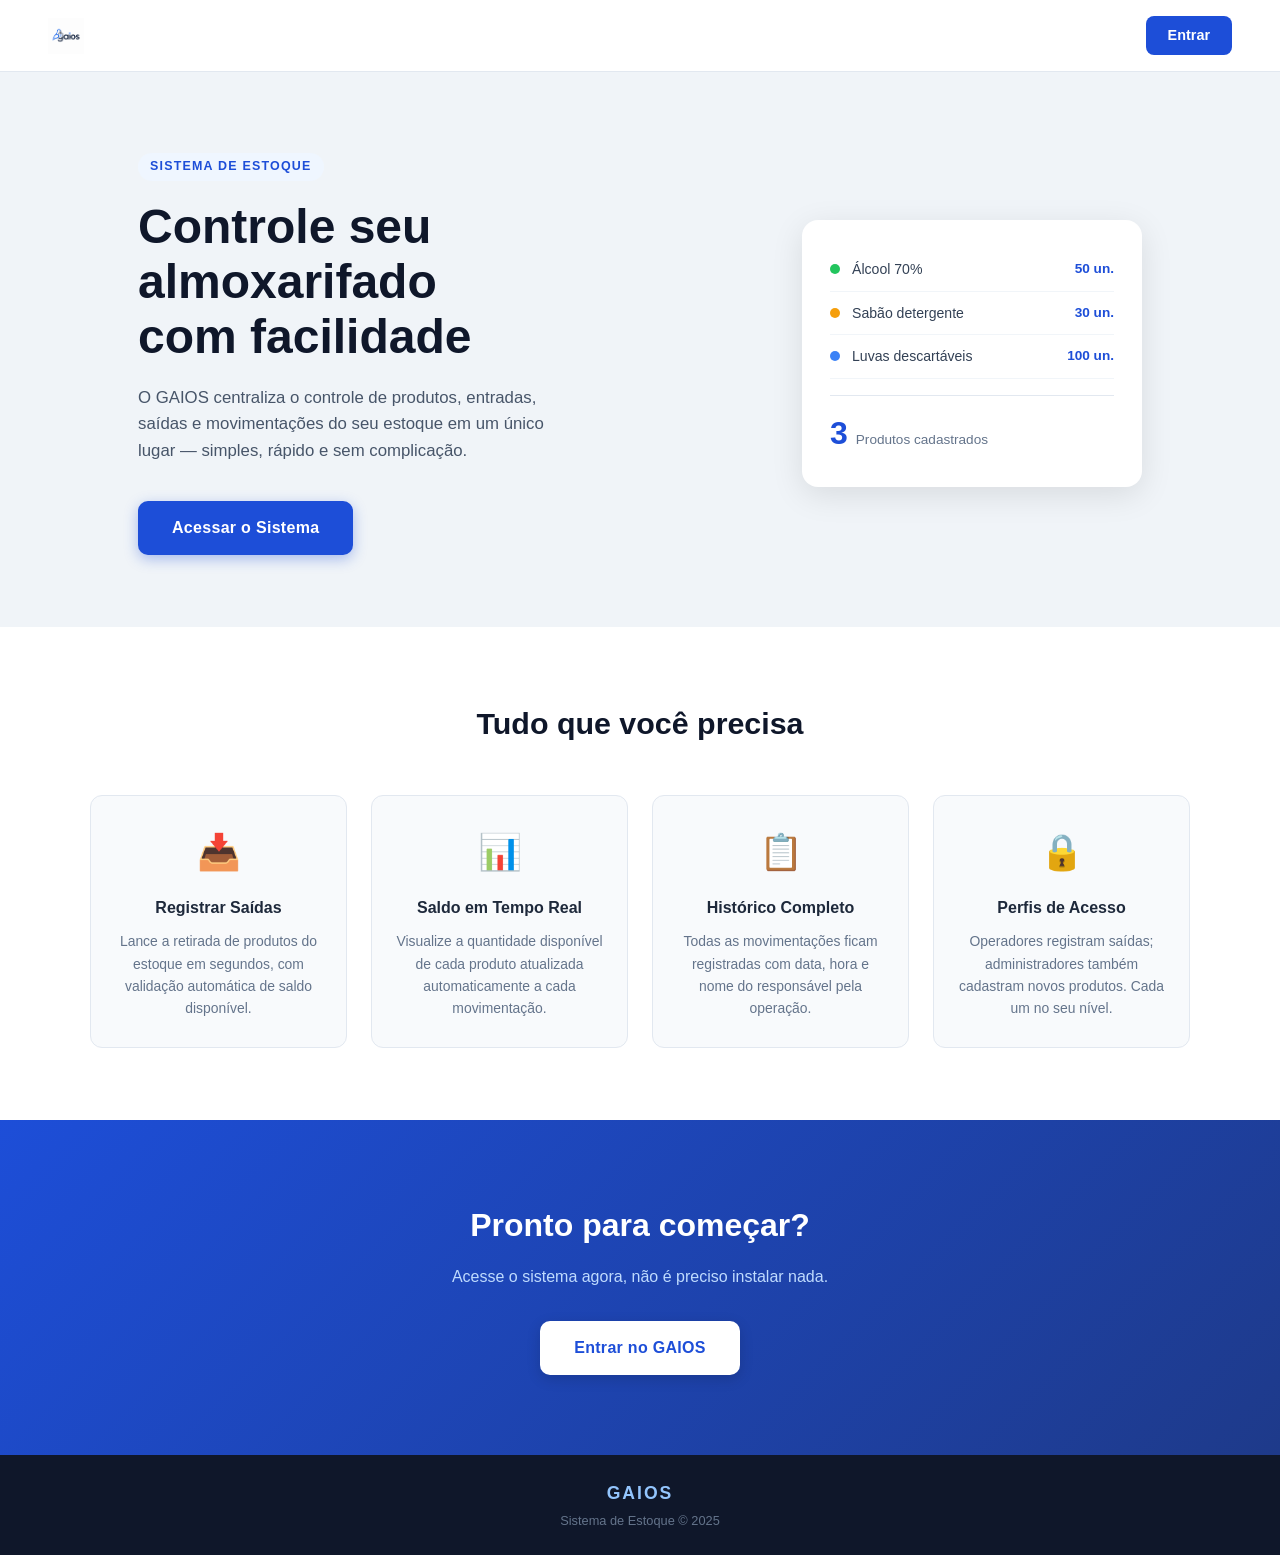
<file: src/main/resources/static/index.html>
<!doctype html>
<html lang="pt-BR">
<head>
  <meta charset="utf-8" />
  <meta name="viewport" content="width=device-width,initial-scale=1" />
  <title>GAIOS – Sistema de Estoque</title>
  <link rel="stylesheet" href="landing.css">
</head>
<body>

  <!-- NAVBAR -->
  <nav class="navbar">
    <img src="logo.png" alt="GAIOS Logo" class="nav-logo-img">
    <a href="login.html" class="nav-btn">Entrar</a>
  </nav>

  <!-- HERO -->
  <section class="hero">
    <div class="hero-content">
      <p class="hero-tag">Sistema de Estoque</p>
      <h1 class="hero-title">Controle seu<br>almoxarifado<br>com facilidade</h1>
      <p class="hero-sub">
        O GAIOS centraliza o controle de produtos, entradas, saídas
        e movimentações do seu estoque em um único lugar — simples,
        rápido e sem complicação.
      </p>
      <a href="login.html" class="btn-primary">Acessar o Sistema</a>
    </div>
    <div class="hero-visual">
      <div class="visual-card">
        <div class="vc-row">
          <span class="vc-dot green"></span>
          <span class="vc-label">Álcool 70%</span>
          <span class="vc-qty">50 un.</span>
        </div>
        <div class="vc-row">
          <span class="vc-dot yellow"></span>
          <span class="vc-label">Sabão detergente</span>
          <span class="vc-qty">30 un.</span>
        </div>
        <div class="vc-row">
          <span class="vc-dot blue"></span>
          <span class="vc-label">Luvas descartáveis</span>
          <span class="vc-qty">100 un.</span>
        </div>
        <div class="vc-divider"></div>
        <div class="vc-stat">
          <span class="vc-stat-num">3</span>
          <span class="vc-stat-label">Produtos cadastrados</span>
        </div>
      </div>
    </div>
  </section>

  <!-- FEATURES -->
  <section class="features">
    <h2 class="features-title">Tudo que você precisa</h2>
    <div class="features-grid">

      <div class="feature-card">
        <div class="feature-icon">&#128229;</div>
        <h3>Registrar Saídas</h3>
        <p>Lance a retirada de produtos do estoque em segundos, com validação automática de saldo disponível.</p>
      </div>

      <div class="feature-card">
        <div class="feature-icon">&#128202;</div>
        <h3>Saldo em Tempo Real</h3>
        <p>Visualize a quantidade disponível de cada produto atualizada automaticamente a cada movimentação.</p>
      </div>

      <div class="feature-card">
        <div class="feature-icon">&#128203;</div>
        <h3>Histórico Completo</h3>
        <p>Todas as movimentações ficam registradas com data, hora e nome do responsável pela operação.</p>
      </div>

      <div class="feature-card">
        <div class="feature-icon">&#128274;</div>
        <h3>Perfis de Acesso</h3>
        <p>Operadores registram saídas; administradores também cadastram novos produtos. Cada um no seu nível.</p>
      </div>

    </div>
  </section>

  <!-- CTA FINAL -->
  <section class="cta">
    <h2>Pronto para começar?</h2>
    <p>Acesse o sistema agora, não é preciso instalar nada.</p>
    <a href="login.html" class="btn-primary">Entrar no GAIOS</a>
  </section>

  <!-- FOOTER -->
  <footer class="footer">
    <span class="footer-logo">GAIOS</span>
    <small>Sistema de Estoque &copy; 2025</small>
  </footer>

</body>
</html>
</file>
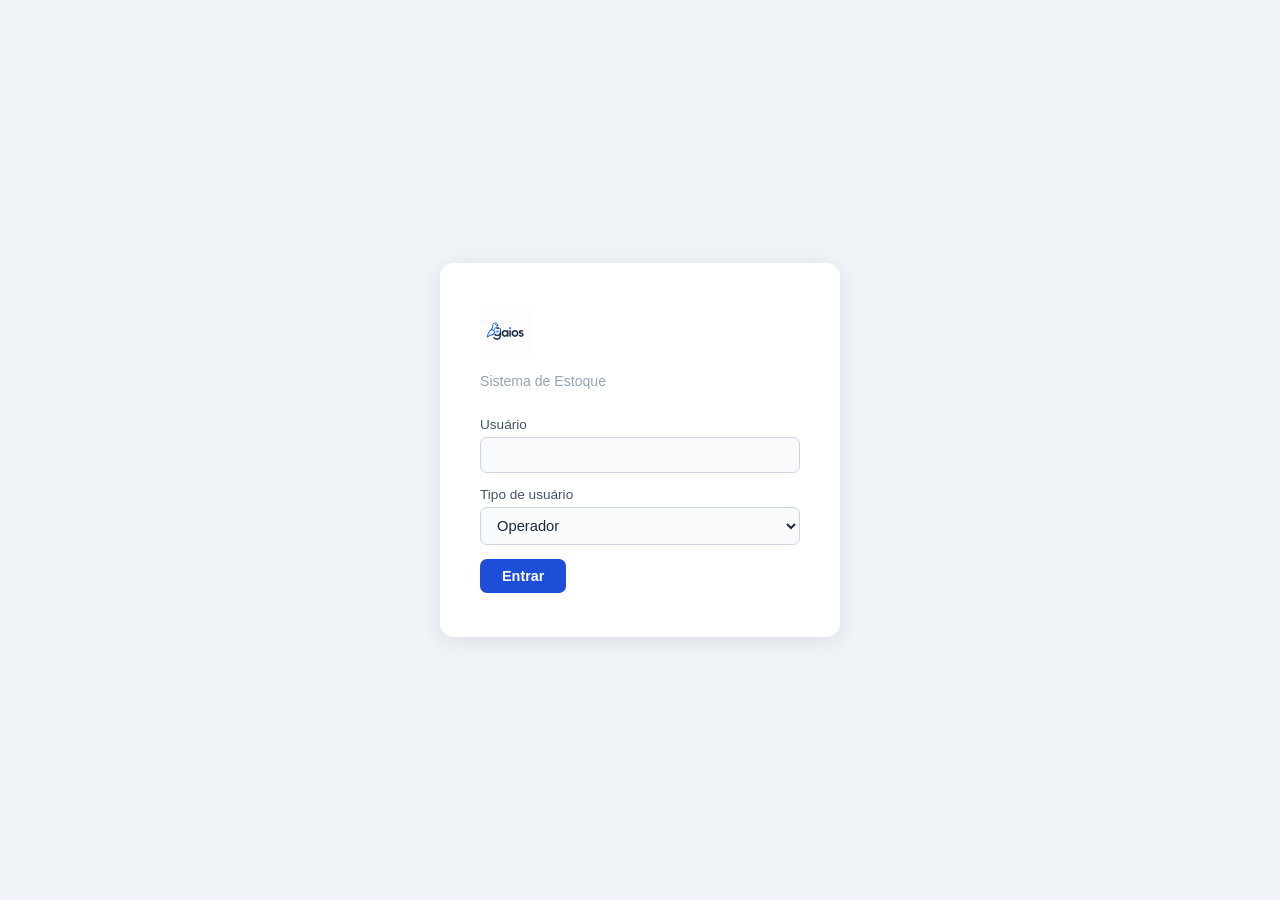
<file: src/main/resources/static/login.html>
<!doctype html>
<html lang="pt-BR">
<head>
  <meta charset="utf-8" />
  <meta name="viewport" content="width=device-width,initial-scale=1" />
  <title>GAIOS – Login</title>
  <link rel="stylesheet" href="styles.css">
</head>
<body>

  <!-- ── TELA DE LOGIN ─────────────────────────────────────────────── -->
  <section id="login-section">
    <div class="login-box">
      <img src="logo.png" alt="GAIOS Logo" class="login-logo-img">
      <p class="login-sub">Sistema de Estoque</p>
      <form id="login-form">
        <label>Usuário <input id="input-username" required></label>
        <label>Tipo de usuário
          <select id="select-role">
            <option value="operador">Operador</option>
            <option value="admin">Administrador</option>
          </select>
        </label>
        <div class="row">
          <button type="submit">Entrar</button>
        </div>
      </form>
    </div>
  </section>

  <!-- ── TELA DO SISTEMA ───────────────────────────────────────────── -->
  <div id="app-section" class="hidden">

    <!-- Navbar -->
    <nav class="app-navbar">
      <img src="logo.png" alt="GAIOS Logo" class="app-logo-img">
      <div class="app-user">
        <span id="user-info"></span>
        <div class="avatar" id="user-avatar">?</div>
        <button id="btn-logout">Sair</button>
      </div>
    </nav>

    <div class="app-layout">

      <!-- Sidebar -->
      <aside class="sidebar">
        <a class="nav-item active" data-tab="tab-produtos" href="#">Produtos</a>
        <a class="nav-item" data-tab="tab-saida" href="#">Registrar Saída</a>
        <a class="nav-item" data-tab="tab-movimentacoes" href="#">Movimentações</a>
      </aside>

      <!-- Conteúdo -->
      <main class="content-area">

        <!-- Produtos -->
        <div id="tab-produtos" class="tab-panel">
          <h2 class="page-title">Produtos</h2>
          <table id="products-table">
            <thead>
              <tr>
                <th>Produto</th>
                <th>Saldo</th>
                <th class="th-actions hidden"></th>
              </tr>
            </thead>
            <tbody></tbody>
            <tfoot id="tfoot-admin" class="hidden">
              <tr>
                <td colspan="3" class="td-add">
                  <button type="button" id="btn-new-product">+ Novo Produto</button>
                </td>
              </tr>
            </tfoot>
          </table>
        </div>

        <!-- Registrar Saída -->
        <div id="tab-saida" class="tab-panel hidden">
          <h2 class="page-title">Registrar Saída</h2>
          <div id="withdraw-form" class="card">
            <form id="form-withdraw">
              <label>Produto <select id="select-product"></select></label>
              <label>Quantidade <input id="input-qty" type="number" min="1" required></label>
              <div class="row"><button type="submit">Registrar Saída</button></div>
              <p id="withdraw-message" class="message"></p>
            </form>
          </div>
        </div>

        <!-- Movimentações -->
        <div id="tab-movimentacoes" class="tab-panel hidden">
          <h2 class="page-title">Movimentações</h2>
          <div id="movements" class="card card-wide">
            <ul id="movements-list"></ul>
          </div>
        </div>


      </main>
    </div>
  </div>

  <script src="app.js"></script>
</body>
</html>
</file>
<file: src/main/resources/static/landing.css>
/* ─── Reset ──────────────────────────────────────────────────────────── */
*, *::before, *::after { box-sizing: border-box; margin: 0; padding: 0; }

body {
  font-family: 'Segoe UI', Arial, sans-serif;
  background: #F0F4F8;
  color: #1E293B;
  line-height: 1.6;
}

a { text-decoration: none; }

/* ─── Navbar ────────────────────────────────────────────────────────── */
.navbar {
  display: flex;
  justify-content: space-between;
  align-items: center;
  padding: 16px 48px;
  background: #fff;
  border-bottom: 1px solid #E2E8F0;
  position: sticky;
  top: 0;
  z-index: 100;
}

.nav-logo {
  font-size: 1.4rem;
  font-weight: 800;
  color: #1D4ED8;
  letter-spacing: 2px;
}

.nav-logo-img {
  height: 36px;
  width: auto;
  object-fit: contain;
}

.nav-btn {
  padding: 8px 22px;
  background: #1D4ED8;
  color: #fff;
  border-radius: 8px;
  font-size: 0.9rem;
  font-weight: 600;
  transition: background 0.2s;
}

.nav-btn:hover { background: #1E40AF; }

/* ─── Botão primário (reutilizável) ─────────────────────────────────── */
.btn-primary {
  display: inline-block;
  padding: 14px 34px;
  background: #1D4ED8;
  color: #fff;
  border-radius: 10px;
  font-size: 1rem;
  font-weight: 700;
  letter-spacing: 0.3px;
  transition: background 0.2s, transform 0.15s;
  box-shadow: 0 4px 14px rgba(29,78,216,0.35);
}

.btn-primary:hover  { background: #1E40AF; transform: translateY(-2px); }
.btn-primary:active { transform: translateY(0); }

/* ─── Hero ───────────────────────────────────────────────────────────── */
.hero {
  display: flex;
  align-items: center;
  justify-content: space-between;
  gap: 48px;
  max-width: 1100px;
  margin: 0 auto;
  padding: 80px 48px 72px;
}

.hero-content { flex: 1; }

.hero-tag {
  display: inline-block;
  background: #EFF6FF;
  color: #1D4ED8;
  font-size: 0.78rem;
  font-weight: 700;
  letter-spacing: 1.2px;
  text-transform: uppercase;
  padding: 4px 12px;
  border-radius: 20px;
  margin-bottom: 18px;
}

.hero-title {
  font-size: 3rem;
  font-weight: 800;
  line-height: 1.15;
  color: #0F172A;
  margin-bottom: 20px;
}

.hero-sub {
  font-size: 1.05rem;
  color: #475569;
  max-width: 440px;
  margin-bottom: 36px;
}

/* ─── Hero Visual (card estilo dashboard) ───────────────────────────── */
.hero-visual {
  flex: 0 0 340px;
}

.visual-card {
  background: #fff;
  border-radius: 16px;
  padding: 28px;
  box-shadow: 0 8px 32px rgba(0,0,0,0.10);
}

.vc-row {
  display: flex;
  align-items: center;
  gap: 12px;
  padding: 10px 0;
  border-bottom: 1px solid #F1F5F9;
}

.vc-row:last-of-type { border-bottom: none; }

.vc-dot {
  width: 10px;
  height: 10px;
  border-radius: 50%;
  flex-shrink: 0;
}
.vc-dot.green  { background: #22C55E; }
.vc-dot.yellow { background: #F59E0B; }
.vc-dot.blue   { background: #3B82F6; }

.vc-label {
  flex: 1;
  font-size: 0.88rem;
  color: #334155;
  font-weight: 500;
}

.vc-qty {
  font-size: 0.85rem;
  font-weight: 700;
  color: #1D4ED8;
}

.vc-divider {
  height: 1px;
  background: #E2E8F0;
  margin: 16px 0 12px;
}

.vc-stat {
  display: flex;
  align-items: baseline;
  gap: 8px;
}

.vc-stat-num {
  font-size: 2rem;
  font-weight: 800;
  color: #1D4ED8;
}

.vc-stat-label {
  font-size: 0.85rem;
  color: #64748B;
}

/* ─── Features ───────────────────────────────────────────────────────── */
.features {
  background: #fff;
  padding: 72px 48px;
}

.features-title {
  text-align: center;
  font-size: 1.9rem;
  font-weight: 800;
  color: #0F172A;
  margin-bottom: 48px;
}

.features-grid {
  display: grid;
  grid-template-columns: repeat(4, 1fr);
  gap: 24px;
  max-width: 1100px;
  margin: 0 auto;
}

.feature-card {
  background: #F8FAFC;
  border: 1px solid #E2E8F0;
  border-radius: 12px;
  padding: 28px 22px;
  text-align: center;
  transition: box-shadow 0.2s, transform 0.2s;
}

.feature-card:hover {
  box-shadow: 0 6px 20px rgba(0,0,0,0.08);
  transform: translateY(-4px);
}

.feature-icon {
  font-size: 2.2rem;
  margin-bottom: 14px;
}

.feature-card h3 {
  font-size: 1rem;
  font-weight: 700;
  color: #1E293B;
  margin-bottom: 10px;
}

.feature-card p {
  font-size: 0.87rem;
  color: #64748B;
  line-height: 1.6;
}

/* ─── CTA Final ─────────────────────────────────────────────────────── */
.cta {
  text-align: center;
  padding: 80px 48px;
  background: linear-gradient(135deg, #1D4ED8 0%, #1E3A8A 100%);
  color: #fff;
}

.cta h2 {
  font-size: 2rem;
  font-weight: 800;
  margin-bottom: 12px;
}

.cta p {
  font-size: 1rem;
  color: #BFDBFE;
  margin-bottom: 32px;
}

.cta .btn-primary {
  background: #fff;
  color: #1D4ED8;
  box-shadow: 0 4px 14px rgba(0,0,0,0.15);
}

.cta .btn-primary:hover { background: #EFF6FF; }

/* ─── Footer ────────────────────────────────────────────────────────── */
.footer {
  display: flex;
  flex-direction: column;
  align-items: center;
  gap: 4px;
  padding: 24px;
  background: #0F172A;
  color: #64748B;
}

.footer-logo {
  font-size: 1.1rem;
  font-weight: 800;
  color: #93C5FD;
  letter-spacing: 2px;
}

.footer small { font-size: 0.8rem; }

/* ─── Responsivo ─────────────────────────────────────────────────────── */
@media (max-width: 900px) {
  .hero { flex-direction: column; padding: 48px 24px; }
  .hero-title { font-size: 2.2rem; }
  .hero-visual { flex: unset; width: 100%; max-width: 360px; }
  .features-grid { grid-template-columns: 1fr 1fr; }
  .navbar { padding: 14px 24px; }
}

@media (max-width: 560px) {
  .features-grid { grid-template-columns: 1fr; }
  .hero-title { font-size: 1.8rem; }
}
</file>
<file: src/main/resources/static/styles.css>
/* ─── Reset ──────────────────────────────────────────────────────── */
*, *::before, *::after { box-sizing: border-box; margin: 0; padding: 0; }

body {
  font-family: 'Segoe UI', Arial, sans-serif;
  color: #1E293B;
  background: #F0F4F8;
}

.hidden { display: none !important; }

/* ─── LOGIN ─────────────────────────────────────────────────────── */
#login-section {
  min-height: 100vh;
  display: flex;
  align-items: center;
  justify-content: center;
  background: #F0F4F8;
}

.login-box {
  background: #fff;
  border-radius: 14px;
  box-shadow: 0 4px 24px rgba(0,0,0,0.09);
  padding: 44px 40px;
  width: 100%;
  max-width: 400px;
}

.login-logo {
  font-size: 1.8rem;
  font-weight: 800;
  color: #1D4ED8;
  letter-spacing: 3px;
  margin-bottom: 2px;
}

.login-logo-img {
  height: 50px;
  width: auto;
  object-fit: contain;
  margin-bottom: 12px;
}

.login-sub {
  font-size: 0.88rem;
  color: #94A3B8;
  margin-bottom: 28px;
}

/* ─── APP NAVBAR ─────────────────────────────────────────────────── */
.app-navbar {
  display: flex;
  align-items: center;
  justify-content: space-between;
  height: 56px;
  padding: 0 28px;
  background: #fff;
  border-bottom: 1px solid #E2E8F0;
  position: sticky;
  top: 0;
  z-index: 50;
}

.app-logo {
  font-size: 1.15rem;
  font-weight: 800;
  color: #1D4ED8;
  letter-spacing: 2px;
}

.app-logo-img {
  height: 32px;
  width: auto;
  object-fit: contain;
}

.app-user {
  display: flex;
  align-items: center;
  gap: 12px;
}

#user-info {
  font-size: 0.85rem;
  color: #64748B;
  font-weight: 500;
}

.avatar {
  width: 34px;
  height: 34px;
  border-radius: 50%;
  background: #1D4ED8;
  color: #fff;
  font-size: 0.9rem;
  font-weight: 700;
  display: flex;
  align-items: center;
  justify-content: center;
  flex-shrink: 0;
}

#btn-logout {
  padding: 6px 14px;
  background: #fff;
  color: #475569;
  border: 1px solid #E2E8F0;
  border-radius: 7px;
  font-size: 0.82rem;
  font-weight: 500;
  cursor: pointer;
  transition: background 0.15s, color 0.15s, border-color 0.15s;
}

#btn-logout:hover {
  background: #FEF2F2;
  color: #DC2626;
  border-color: #FECACA;
}

/* ─── APP LAYOUT ─────────────────────────────────────────────────── */
.app-layout {
  display: flex;
  min-height: calc(100vh - 56px);
}

/* ─── SIDEBAR ────────────────────────────────────────────────────── */
.sidebar {
  width: 200px;
  flex-shrink: 0;
  background: #fff;
  border-right: 1px solid #E2E8F0;
  padding: 16px 10px;
}

.nav-item {
  display: block;
  padding: 10px 14px;
  border-radius: 8px;
  font-size: 0.88rem;
  font-weight: 500;
  color: #64748B;
  text-decoration: none;
  margin-bottom: 2px;
  transition: background 0.15s, color 0.15s;
}

.nav-item:hover { background: #EFF6FF; color: #1D4ED8; }

.nav-item.active {
  background: #EFF6FF;
  color: #1D4ED8;
  font-weight: 600;
}

/* ─── CONTENT AREA ───────────────────────────────────────────────── */
.content-area {
  flex: 1;
  padding: 28px 32px;
  overflow-y: auto;
}

.page-title {
  font-size: 1.2rem;
  font-weight: 700;
  color: #0F172A;
  margin-bottom: 20px;
}

/* ─── CARDS ──────────────────────────────────────────────────────── */
.card {
  background: #fff;
  border-radius: 10px;
  box-shadow: 0 2px 8px rgba(0,0,0,0.06);
  padding: 24px;
  max-width: 520px;
}

.card-wide { max-width: 100%; }

/* ─── TABLE ──────────────────────────────────────────────────────── */
table {
  width: 100%;
  border-collapse: collapse;
  background: #fff;
  border-radius: 10px;
  overflow: hidden;
  box-shadow: 0 2px 8px rgba(0,0,0,0.06);
}

thead { background: #1D4ED8; color: #fff; }

th {
  padding: 12px 16px;
  text-align: left;
  font-size: 0.85rem;
  font-weight: 600;
  letter-spacing: 0.3px;
}

td {
  padding: 11px 16px;
  font-size: 0.9rem;
  border-bottom: 1px solid #F1F5F9;
  color: #334155;
}

tbody tr:last-child td { border-bottom: none; }
tbody tr:hover { background: #F8FAFC; }

/* ─── FORMS ──────────────────────────────────────────────────────── */
label {
  display: block;
  margin-bottom: 14px;
  font-size: 0.85rem;
  font-weight: 500;
  color: #475569;
}

input[type="text"],
input[type="number"],
input:not([type]),
select {
  display: block;
  width: 100%;
  margin-top: 5px;
  padding: 9px 12px;
  border: 1px solid #CBD5E1;
  border-radius: 7px;
  font-size: 0.92rem;
  color: #1E293B;
  background: #F8FAFC;
  outline: none;
  transition: border-color 0.2s, box-shadow 0.2s;
}

input:focus, select:focus {
  border-color: #3B82F6;
  box-shadow: 0 0 0 3px rgba(59,130,246,0.14);
  background: #fff;
}

/* ─── BUTTONS ────────────────────────────────────────────────────── */
button[type="submit"] {
  padding: 9px 22px;
  background: #1D4ED8;
  color: #fff;
  border: none;
  border-radius: 7px;
  font-size: 0.9rem;
  font-weight: 600;
  cursor: pointer;
  transition: background 0.2s, transform 0.1s;
}

button[type="submit"]:hover  { background: #1E40AF; }
button[type="submit"]:active { transform: scale(0.97); }

.row { display: flex; gap: 10px; margin-top: 14px; }

/* ─── MESSAGES ───────────────────────────────────────────────────── */
.message {
  margin-top: 10px;
  font-size: 0.85rem;
  font-weight: 500;
  color: #DC2626;
  min-height: 18px;
}

/* ─── TABLE CRUD ─────────────────────────────────────────────────── */
.th-actions { width: 140px; }

.td-actions {
  display: flex;
  gap: 6px;
  align-items: center;
}

.btn-edit, .btn-delete, .btn-save, .btn-cancel {
  padding: 4px 12px;
  border-radius: 6px;
  font-size: 0.8rem;
  font-weight: 600;
  cursor: pointer;
  border: 1px solid transparent;
  transition: opacity 0.15s;
}

.btn-edit {
  background: #EFF6FF;
  color: #1D4ED8;
  border-color: #BFDBFE;
}
.btn-edit:hover { background: #DBEAFE; }

.btn-delete {
  background: #FEF2F2;
  color: #DC2626;
  border-color: #FECACA;
}
.btn-delete:hover { background: #FEE2E2; }

.btn-save {
  background: #1D4ED8;
  color: #fff;
}
.btn-save:hover { background: #1E40AF; }

.btn-cancel {
  background: #F1F5F9;
  color: #64748B;
  border-color: #E2E8F0;
}
.btn-cancel:hover { background: #E2E8F0; }

.inline-input {
  padding: 5px 8px !important;
  font-size: 0.88rem !important;
  margin-top: 0 !important;
}

.inline-qty { width: 80px !important; }

.td-add {
  padding: 10px 16px !important;
  border-top: 1px dashed #E2E8F0;
}

#btn-new-product {
  background: none;
  border: none;
  color: #1D4ED8;
  font-size: 0.85rem;
  font-weight: 600;
  cursor: pointer;
  padding: 2px 0;
}
#btn-new-product:hover { text-decoration: underline; }

/* ─── ADMIN DIVIDER ──────────────────────────────────────────────── */
.admin-divider {
  display: flex;
  align-items: center;
  gap: 12px;
  margin: 28px 0 16px;
  color: #94A3B8;
  font-size: 0.78rem;
  font-weight: 600;
  text-transform: uppercase;
  letter-spacing: 0.8px;
}

.admin-divider::before,
.admin-divider::after {
  content: '';
  flex: 1;
  height: 1px;
  background: #E2E8F0;
}

/* ─── MOVEMENTS ──────────────────────────────────────────────────── */
#movements-list {
  list-style: none;
  display: flex;
  flex-direction: column;
  gap: 8px;
}

#movements-list li {
  background: #F8FAFC;
  border: 1px solid #E2E8F0;
  border-radius: 7px;
  padding: 10px 14px;
  font-size: 0.85rem;
  color: #475569;
  line-height: 1.5;
}
</file>
